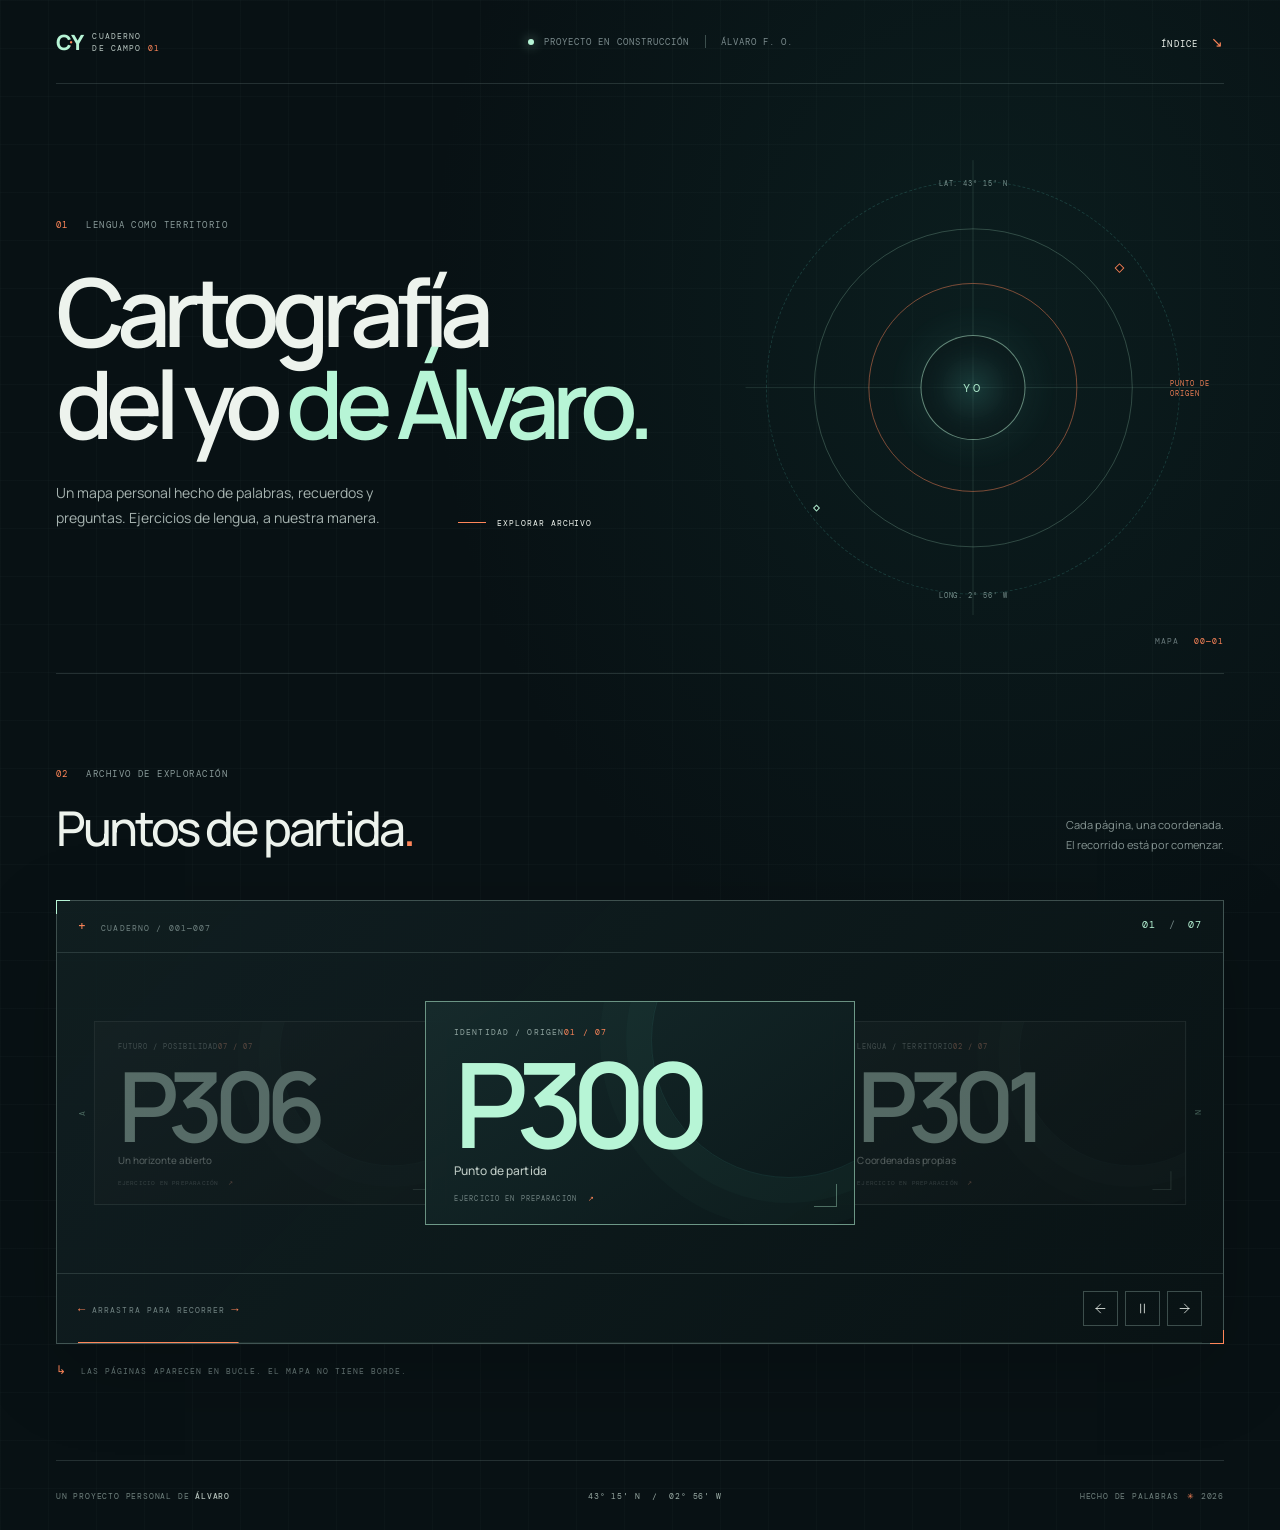
<file: index.html>
<!doctype html>
<html lang="es">
  <head>
    <meta charset="utf-8">
    <meta name="viewport" content="width=device-width, initial-scale=1">
    <meta name="theme-color" content="#081114">
    <meta name="description" content="Un laboratorio personal de lengua, memoria e identidad. Cartografía del yo de Álvaro.">
    <title>Cartografía del yo de Álvaro</title>
    <link rel="preconnect" href="https://fonts.googleapis.com">
    <link rel="preconnect" href="https://fonts.gstatic.com" crossorigin>
    <link href="https://fonts.googleapis.com/css2?family=DM+Mono:wght@400;500&family=Manrope:wght@400;500;600;700;800&display=swap" rel="stylesheet">
    <link rel="stylesheet" href="style.css">
    <script src="script.js" defer></script>
  </head>
  <body>
    <div class="site-shell">
      <header class="topbar">
        <a class="wordmark" href="index.html" aria-label="Cartografía del yo, inicio">
          <span class="wordmark-mark" aria-hidden="true">C<span>·</span>Y</span>
          <span class="wordmark-name">CUADERNO<br>DE CAMPO <span>01</span></span>
        </a>
        <div class="topbar-meta">
          <span class="status-dot" aria-hidden="true"></span>
          <span>PROYECTO EN CONSTRUCCIÓN</span>
          <span class="topbar-divider" aria-hidden="true"></span>
          <span>ÁLVARO F. O.</span>
        </div>
        <a class="topbar-index" href="#archivo">ÍNDICE <span aria-hidden="true">↘</span></a>
      </header>

      <main>
        <section class="hero" aria-labelledby="page-title">
          <div class="hero-copy">
            <p class="eyebrow"><span>01</span> LENGUA COMO TERRITORIO</p>
            <h1 id="page-title">Cartografía<br>del yo <span>de Álvaro.</span></h1>
            <div class="hero-bottom">
              <p class="hero-description">Un mapa personal hecho de palabras, recuerdos y preguntas. Ejercicios de lengua, a nuestra manera.</p>
              <a class="scroll-cue" href="#archivo"><span class="scroll-line" aria-hidden="true"></span> EXPLORAR ARCHIVO</a>
            </div>
          </div>
          <div class="hero-art" aria-hidden="true">
            <div class="orbit orbit-outer"></div>
            <div class="orbit orbit-middle"></div>
            <div class="orbit orbit-inner"></div>
            <div class="orbit-cross orbit-cross-horizontal"></div>
            <div class="orbit-cross orbit-cross-vertical"></div>
            <div class="orbit-core"><span>YO</span></div>
            <span class="orbit-label orbit-label-top">LAT. 43° 15' N</span>
            <span class="orbit-label orbit-label-right">PUNTO DE<br>ORIGEN</span>
            <span class="orbit-label orbit-label-bottom">LONG. 2° 56' W</span>
            <span class="orbit-spark orbit-spark-one"></span>
            <span class="orbit-spark orbit-spark-two"></span>
          </div>
          <div class="hero-index" aria-hidden="true"><span>MAPA</span><span>00—01</span></div>
        </section>

        <section class="archive" id="archivo" aria-labelledby="archive-title">
          <div class="section-heading">
            <div>
              <p class="eyebrow"><span>02</span> ARCHIVO DE EXPLORACIÓN</p>
              <h2 id="archive-title">Puntos de partida<span>.</span></h2>
            </div>
            <p class="section-note">Cada página, una coordenada.<br>El recorrido está por comenzar.</p>
          </div>

          <div class="carousel" aria-roledescription="carrusel" aria-label="Páginas del cuaderno">
            <div class="carousel-topline">
              <span><span class="tiny-cross" aria-hidden="true">+</span> CUADERNO / 001—007</span>
              <span class="carousel-counter" aria-live="polite" aria-atomic="true">01 <i>/</i> 07</span>
            </div>

            <div class="carousel-stage" data-carousel-stage>
              <div class="carousel-track" data-carousel-track></div>
              <span class="stage-mark stage-mark-left" aria-hidden="true">A</span>
              <span class="stage-mark stage-mark-right" aria-hidden="true">N</span>
            </div>

            <div class="carousel-controls">
              <p class="drag-hint"><span aria-hidden="true">←</span> ARRASTRA PARA RECORRER <span aria-hidden="true">→</span></p>
              <div class="control-group">
                <button class="carousel-button" type="button" data-previous aria-label="Página anterior">
                  <svg viewBox="0 0 24 24" aria-hidden="true"><path d="M19 12H5m0 0 7-7m-7 7 7 7" /></svg>
                </button>
                <button class="carousel-button" type="button" data-toggle-rotation aria-label="Pausar rotación" aria-pressed="false">
                  <svg class="icon-pause" viewBox="0 0 24 24" aria-hidden="true"><path d="M9 5v14M15 5v14" /></svg>
                  <svg class="icon-play" viewBox="0 0 24 24" aria-hidden="true"><path d="m8 5 11 7-11 7z" /></svg>
                </button>
                <button class="carousel-button" type="button" data-next aria-label="Página siguiente">
                  <svg viewBox="0 0 24 24" aria-hidden="true"><path d="M5 12h14m0 0-7-7m7 7-7 7" /></svg>
                </button>
              </div>
              <div class="carousel-progress" aria-hidden="true"><span data-progress></span></div>
            </div>
          </div>
          <p class="archive-footnote"><span class="footnote-symbol" aria-hidden="true">↳</span> LAS PÁGINAS APARECEN EN BUCLE. EL MAPA NO TIENE BORDE.</p>
        </section>
      </main>

      <footer class="footer">
        <span>UN PROYECTO PERSONAL DE <strong>ÁLVARO</strong></span>
        <span class="footer-coordinates">43° 15' N&nbsp; / &nbsp;02° 56' W</span>
        <span>HECHO DE PALABRAS <span class="footer-star" aria-hidden="true">✳</span> 2026</span>
      </footer>
    </div>
  </body>
</html>
</file>
<file: style.css>
:root {
  color-scheme: dark;
  --ink: #081114;
  --ink-raised: #0d191c;
  --paper: #edf3ed;
  --muted: #829294;
  --line: rgba(179, 211, 203, 0.16);
  --line-strong: rgba(179, 211, 203, 0.3);
  --mint: #b7f5d6;
  --cyan: #63e1d1;
  --orange: #ff8659;
  --mono: "DM Mono", "SFMono-Regular", Consolas, monospace;
  --sans: "Manrope", "Avenir Next", Avenir, sans-serif;
  font-family: var(--sans);
  background: var(--ink);
  color: var(--paper);
  font-synthesis: none;
  text-rendering: optimizeLegibility;
  -webkit-font-smoothing: antialiased;
  -moz-osx-font-smoothing: grayscale;
}

* { box-sizing: border-box; }

html { min-width: 320px; scroll-behavior: smooth; }

body {
  margin: 0;
  min-height: 100vh;
  background-color: var(--ink);
  background-image:
    linear-gradient(rgba(112, 160, 150, 0.035) 1px, transparent 1px),
    linear-gradient(90deg, rgba(112, 160, 150, 0.035) 1px, transparent 1px),
    radial-gradient(ellipse at 77% 20%, rgba(27, 91, 82, 0.16), transparent 35rem);
  background-size: 48px 48px, 48px 48px, auto;
}

button, a { color: inherit; font: inherit; }
a { text-decoration: none; }
button:focus-visible, a:focus-visible { outline: 2px solid var(--mint); outline-offset: 5px; }
::selection { color: var(--ink); background: var(--mint); }

.site-shell { width: min(1440px, 100% - 112px); margin: 0 auto; }

.topbar {
  min-height: 84px;
  display: flex;
  align-items: center;
  justify-content: space-between;
  border-bottom: 1px solid var(--line);
}

.wordmark { display: inline-flex; align-items: center; gap: 11px; }
.wordmark-mark { color: var(--mint); font-size: 21px; font-weight: 800; letter-spacing: -0.12em; }
.wordmark-mark span { color: var(--orange); font-size: 15px; vertical-align: 3px; }
.wordmark-name, .topbar-meta, .topbar-index, .eyebrow, .scroll-cue, .orbit-label,
.hero-index, .carousel-topline, .exercise-meta, .exercise-action, .stage-mark,
.drag-hint, .archive-footnote, .footer { font-family: var(--mono); }
.wordmark-name { color: #b6c4bf; font-size: 8px; letter-spacing: 0.14em; line-height: 1.5; }
.wordmark-name span { color: var(--orange); }
.topbar-meta { display: flex; align-items: center; gap: 10px; color: #7b8b8d; font-size: 9px; letter-spacing: 0.12em; }
.status-dot { width: 6px; height: 6px; border-radius: 50%; background: var(--mint); box-shadow: 0 0 12px rgba(183, 245, 214, 0.7); }
.topbar-divider { width: 1px; height: 13px; margin: 0 5px; background: var(--line-strong); }
.topbar-index { color: var(--paper); font-size: 9px; letter-spacing: 0.12em; }
.topbar-index span { margin-left: 7px; color: var(--orange); font-size: 14px; }

.hero { position: relative; min-height: 590px; display: flex; align-items: center; border-bottom: 1px solid var(--line); overflow: hidden; }
.hero-copy { position: relative; z-index: 2; width: 68%; padding: 76px 0 84px; }
.eyebrow { margin: 0; color: #8a9b9a; font-size: 9px; letter-spacing: 0.16em; }
.eyebrow > span { margin-right: 11px; color: var(--orange); }
h1 { margin: 34px 0 30px; font-size: clamp(54px, 7.4vw, 108px); font-weight: 600; letter-spacing: -0.085em; line-height: 0.98; }
h1 span { color: var(--mint); }
.hero-bottom { display: flex; align-items: end; gap: 52px; }
.hero-description { max-width: 350px; margin: 0; color: #a6b3b0; font-size: 14px; line-height: 1.8; }
.scroll-cue { display: inline-flex; align-items: center; gap: 11px; flex: 0 0 auto; padding-bottom: 3px; color: var(--paper); font-size: 8px; letter-spacing: 0.12em; }
.scroll-line { display: inline-block; width: 28px; height: 1px; background: var(--orange); }
.hero-art { position: absolute; top: 50%; right: 2%; width: min(39vw, 455px); aspect-ratio: 1; transform: translateY(-48%); opacity: 0.92; }
.orbit { position: absolute; top: 50%; left: 50%; border: 1px solid rgba(99, 225, 209, 0.18); border-radius: 50%; transform: translate(-50%, -50%); }
.orbit-outer { width: 91%; height: 91%; border-style: dashed; animation: orbit-spin 100s linear infinite; }
.orbit-middle { width: 70%; height: 70%; border-color: rgba(183, 245, 214, 0.24); }
.orbit-inner { width: 46%; height: 46%; border-color: rgba(255, 134, 89, 0.5); }
.orbit-cross { position: absolute; top: 50%; left: 50%; background: rgba(183, 245, 214, 0.13); transform: translate(-50%, -50%); }
.orbit-cross-horizontal { width: 100%; height: 1px; }
.orbit-cross-vertical { width: 1px; height: 100%; }
.orbit-core { position: absolute; top: 50%; left: 50%; display: grid; width: 105px; aspect-ratio: 1; place-items: center; border: 1px solid rgba(183, 245, 214, 0.56); border-radius: 50%; color: var(--mint); font-family: var(--mono); font-size: 12px; letter-spacing: 0.25em; background: radial-gradient(circle, rgba(99, 225, 209, 0.17), rgba(8, 17, 20, 0.8) 70%); box-shadow: 0 0 45px rgba(99, 225, 209, 0.11), inset 0 0 25px rgba(99, 225, 209, 0.08); transform: translate(-50%, -50%); }
.orbit-label { position: absolute; color: #7f9894; font-size: 7px; letter-spacing: 0.13em; line-height: 1.5; }
.orbit-label-top { top: 4%; left: 50%; transform: translateX(-50%); }
.orbit-label-right { top: 48%; right: -2%; color: var(--orange); }
.orbit-label-bottom { bottom: 3%; left: 50%; transform: translateX(-50%); }
.orbit-spark { position: absolute; width: 7px; height: 7px; border: 1px solid var(--orange); background: var(--ink); transform: rotate(45deg); }
.orbit-spark-one { top: 23%; right: 17%; }
.orbit-spark-two { bottom: 23%; left: 15%; width: 5px; height: 5px; border-color: var(--mint); }
.hero-index { position: absolute; right: 0; bottom: 27px; display: flex; gap: 15px; color: #677779; font-size: 8px; letter-spacing: 0.13em; }
.hero-index span:last-child { color: var(--orange); }

.archive { padding: 94px 0 82px; }
.section-heading { display: flex; align-items: end; justify-content: space-between; margin-bottom: 40px; }
h2 { margin: 15px 0 0; font-size: clamp(31px, 4vw, 48px); font-weight: 500; letter-spacing: -0.065em; }
h2 span { color: var(--orange); }
.section-note { margin: 0 0 5px; color: #879694; font-size: 11px; line-height: 1.8; text-align: right; }
.carousel { position: relative; border: 1px solid var(--line-strong); background: linear-gradient(135deg, rgba(16, 31, 33, 0.93), rgba(9, 19, 21, 0.88)); box-shadow: 0 25px 85px rgba(0, 0, 0, 0.16); }
.carousel::before, .carousel::after { position: absolute; z-index: 2; width: 13px; height: 13px; content: ""; pointer-events: none; }
.carousel::before { top: -1px; left: -1px; border-top: 1px solid var(--mint); border-left: 1px solid var(--mint); }
.carousel::after { right: -1px; bottom: -1px; border-right: 1px solid var(--orange); border-bottom: 1px solid var(--orange); }
.carousel-topline { display: flex; justify-content: space-between; padding: 17px 21px; border-bottom: 1px solid var(--line); color: #718382; font-size: 8px; letter-spacing: 0.14em; }
.tiny-cross { margin-right: 8px; color: var(--orange); font-size: 13px; }
.carousel-counter { color: var(--mint); font-size: 10px; }
.carousel-counter i { padding: 0 5px; color: #718382; font-style: normal; }
.carousel-stage { position: relative; display: grid; min-height: 320px; place-items: center; overflow: hidden; touch-action: pan-y; }
.carousel-track { position: relative; width: 100%; min-height: 320px; }
.exercise-card { position: absolute; top: 50%; left: 50%; display: flex; width: min(46%, 430px); min-width: 270px; min-height: 224px; flex-direction: column; justify-content: space-between; padding: 25px 28px 21px; overflow: hidden; border: 1px solid var(--line-strong); color: var(--paper); text-align: left; background: linear-gradient(145deg, rgba(22, 43, 44, 0.96), rgba(11, 23, 25, 0.98)); cursor: default; transform: translate(-50%, -50%); transition: transform 650ms cubic-bezier(.2,.8,.2,1), opacity 650ms ease, filter 650ms ease, border-color 650ms ease; }
.exercise-card::before { position: absolute; top: -45%; right: -17%; width: 64%; aspect-ratio: 1; border: 1px solid rgba(99, 225, 209, 0.09); border-radius: 50%; content: ""; box-shadow: 0 0 0 25px rgba(99, 225, 209, 0.025), 0 0 0 51px rgba(99, 225, 209, 0.02); }
.exercise-card::after { position: absolute; right: 17px; bottom: 17px; width: 22px; height: 22px; border-right: 1px solid rgba(183, 245, 214, 0.38); border-bottom: 1px solid rgba(183, 245, 214, 0.38); content: ""; }
.exercise-card[data-position="0"] { z-index: 2; border-color: rgba(183, 245, 214, 0.55); opacity: 1; filter: none; transform: translate(-50%, -50%) scale(1); }
.exercise-card[data-position="-1"] { z-index: 1; opacity: 0.38; filter: saturate(0.55); transform: translate(calc(-50% - 86%), -50%) scale(0.82); }
.exercise-card[data-position="1"] { z-index: 1; opacity: 0.38; filter: saturate(0.55); transform: translate(calc(50% - 14%), -50%) scale(0.82); }
.exercise-card[data-position="hidden"] { z-index: 0; visibility: hidden; opacity: 0; pointer-events: none; }
.exercise-card:hover, .exercise-card:focus-visible { border-color: var(--mint); }
.exercise-meta { position: relative; z-index: 1; display: flex; align-items: center; justify-content: space-between; color: #8fa39f; font-size: 8px; letter-spacing: 0.14em; }
.exercise-meta span:last-child { color: var(--orange); }
.exercise-number { position: relative; z-index: 1; margin: 13px 0 5px; color: var(--mint); font-size: clamp(76px, 10vw, 118px); font-weight: 600; letter-spacing: -0.105em; line-height: 0.9; }
.exercise-name { position: relative; z-index: 1; margin: 0; color: #bcc9c3; font-size: 12px; font-weight: 500; letter-spacing: 0.01em; }
.exercise-action { position: relative; z-index: 1; margin-top: 15px; color: #718382; font-size: 7px; letter-spacing: 0.16em; }
.exercise-action span { margin-left: 6px; color: var(--orange); }
.stage-mark { position: absolute; top: 50%; z-index: 3; color: rgba(183, 245, 214, 0.35); font-size: 8px; letter-spacing: 0.16em; writing-mode: vertical-rl; }
.stage-mark-left { left: 20px; transform: translateY(-50%) rotate(180deg); }
.stage-mark-right { right: 20px; transform: translateY(-50%); }
.carousel-controls { position: relative; display: flex; align-items: center; justify-content: space-between; padding: 17px 21px; border-top: 1px solid var(--line); }
.drag-hint { margin: 0; color: #718382; font-size: 8px; letter-spacing: 0.13em; }
.drag-hint span { color: var(--orange); font-size: 12px; }
.control-group { display: flex; gap: 7px; }
.carousel-button { display: grid; width: 35px; height: 35px; place-items: center; border: 1px solid var(--line-strong); background: transparent; cursor: pointer; transition: border-color 180ms ease, color 180ms ease, background 180ms ease; }
.carousel-button:hover { border-color: var(--mint); color: var(--mint); background: rgba(183, 245, 214, 0.06); }
.carousel-button svg { width: 15px; height: 15px; fill: none; stroke: currentColor; stroke-linecap: round; stroke-linejoin: round; stroke-width: 1.3; }
.carousel-button .icon-play { display: none; }
.carousel-button[aria-pressed="true"] .icon-pause { display: none; }
.carousel-button[aria-pressed="true"] .icon-play { display: block; }
.carousel-progress { position: absolute; right: 21px; bottom: 0; left: 21px; height: 1px; overflow: hidden; background: rgba(183, 245, 214, 0.08); }
.carousel-progress span { display: block; width: 100%; height: 100%; background: var(--orange); transform: scaleX(0.1428); transform-origin: left; transition: transform 500ms ease; }
.archive-footnote { margin: 18px 0 0; color: #657675; font-size: 8px; letter-spacing: 0.13em; }
.footnote-symbol { padding-right: 8px; color: var(--orange); font-size: 12px; }

.footer { min-height: 70px; display: flex; align-items: center; justify-content: space-between; gap: 16px; border-top: 1px solid var(--line); color: #70817e; font-size: 8px; letter-spacing: 0.1em; }
.footer strong { color: #b4c1bb; font-weight: 500; }
.footer-coordinates { color: #9aaba5; }
.footer-star { padding-left: 3px; color: var(--orange); }

@keyframes orbit-spin { to { transform: translate(-50%, -50%) rotate(360deg); } }

@media (max-width: 820px) {
  .site-shell { width: min(100% - 48px, 680px); }
  .hero { min-height: 550px; }
  .hero-copy { width: 82%; padding-top: 70px; }
  .hero-art { right: -16%; width: 54vw; opacity: 0.52; }
  .hero-bottom { align-items: start; flex-direction: column; gap: 23px; }
  .archive { padding-top: 72px; }
  .section-heading { gap: 20px; }
  .exercise-card { width: min(55%, 390px); }
  .exercise-card[data-position="-1"] { transform: translate(calc(-50% - 74%), -50%) scale(0.78); }
  .exercise-card[data-position="1"] { transform: translate(calc(50% - 26%), -50%) scale(0.78); }
}

@media (max-width: 560px) {
  .site-shell { width: calc(100% - 36px); }
  .topbar { min-height: 70px; }
  .topbar-meta { display: none; }
  .hero { min-height: 590px; align-items: start; }
  .hero-copy { width: 100%; padding: 92px 0 0; }
  h1 { margin-top: 29px; font-size: clamp(52px, 15vw, 76px); }
  .hero-description { max-width: 300px; font-size: 13px; }
  .hero-art { top: auto; right: -21%; bottom: 9px; width: 78vw; transform: none; opacity: 0.4; }
  .hero-index { bottom: 19px; }
  .archive { padding: 65px 0 58px; }
  .section-heading { align-items: start; flex-direction: column; margin-bottom: 25px; }
  h2 { margin-top: 12px; }
  .section-note { text-align: left; }
  .carousel-topline { padding: 15px; }
  .carousel-stage, .carousel-track { min-height: 285px; }
  .exercise-card { width: min(75%, 350px); min-width: 245px; min-height: 208px; padding: 21px 22px 19px; }
  .exercise-card[data-position="-1"] { transform: translate(calc(-50% - 70%), -50%) scale(0.74); }
  .exercise-card[data-position="1"] { transform: translate(calc(50% - 30%), -50%) scale(0.74); }
  .exercise-number { font-size: 91px; }
  .carousel-controls { padding: 14px 15px; }
  .drag-hint { max-width: 165px; font-size: 7px; line-height: 1.8; }
  .stage-mark-left { left: 9px; }
  .stage-mark-right { right: 9px; }
  .carousel-progress { right: 15px; left: 15px; }
  .archive-footnote { max-width: 290px; line-height: 1.8; }
  .footer { min-height: 85px; flex-wrap: wrap; justify-content: space-between; padding: 15px 0; font-size: 7px; }
  .footer-coordinates { display: none; }
}

@media (prefers-reduced-motion: reduce) {
  *, *::before, *::after { scroll-behavior: auto !important; animation-duration: 0.01ms !important; animation-iteration-count: 1 !important; transition-duration: 0.01ms !important; }
}
</file>
